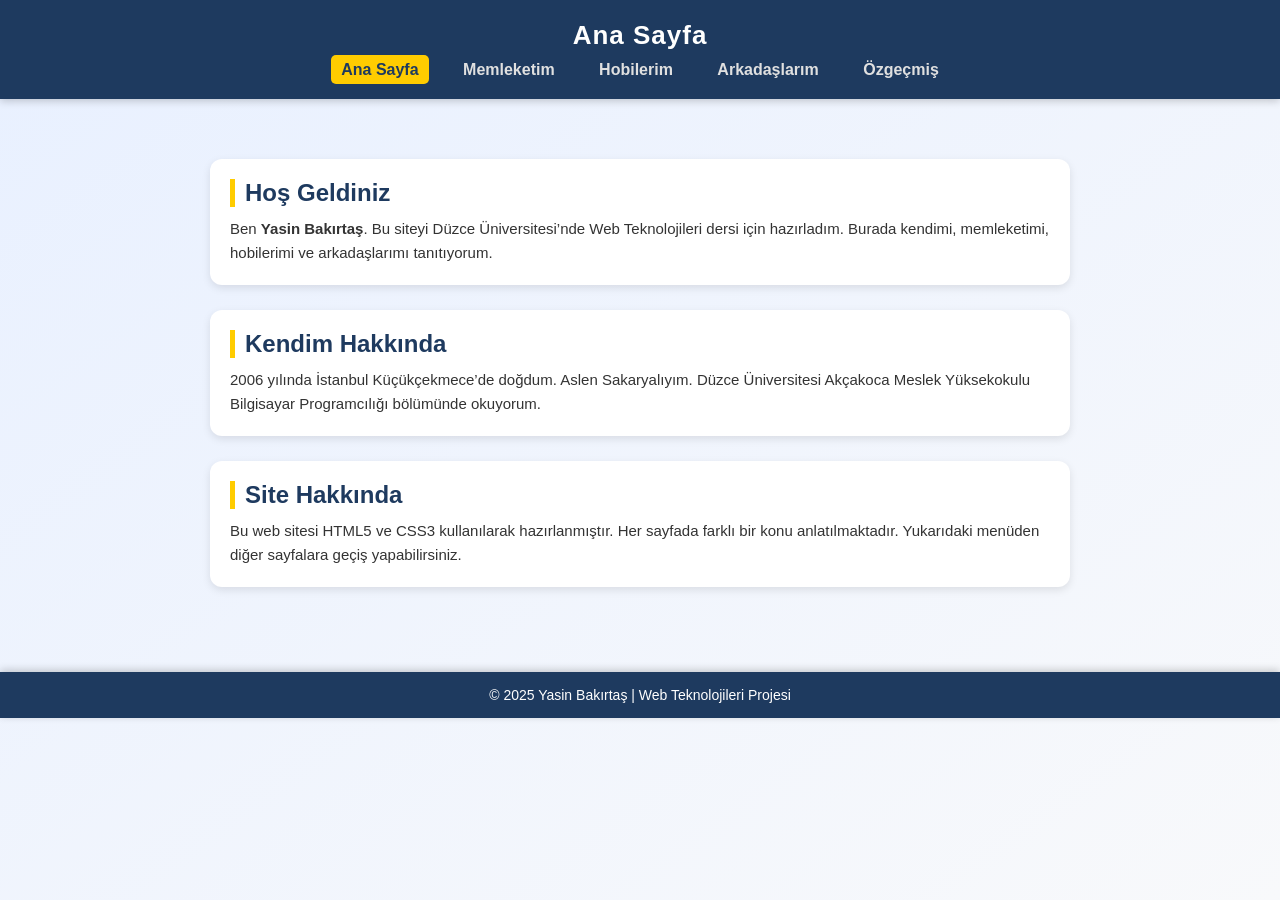
<file: index.html>
<!DOCTYPE html>
<html lang="tr">
<head>
    <meta charset="UTF-8">
    <meta name="viewport" content="width=device-width, initial-scale=1.0">
    <title>Ana Sayfa</title>
    <link rel="stylesheet" href="style.css">
</head>
<body>
    <header>
        <h1>Ana Sayfa</h1>
        <nav>
            <ul>
                <li><a href="index.html" class="active">Ana Sayfa</a></li>
                <li><a href="memleket.html">Memleketim</a></li>
                <li><a href="hobi.html">Hobilerim</a></li>
                <li><a href="arkadas.html">Arkadaşlarım</a></li>
                <li><a href="ozgecmis.html">Özgeçmiş</a></li>
            </ul>
        </nav>
    </header>

    <main>
        <section>
            <h2>Hoş Geldiniz</h2>
            <p>Ben <strong>Yasin Bakırtaş</strong>. Bu siteyi Düzce Üniversitesi’nde Web Teknolojileri dersi için hazırladım. 
               Burada kendimi, memleketimi, hobilerimi ve arkadaşlarımı tanıtıyorum.</p>
        </section>

        <section>
            <h2>Kendim Hakkında</h2>
            <p>2006 yılında İstanbul Küçükçekmece’de doğdum. Aslen Sakaryalıyım. 
               Düzce Üniversitesi Akçakoca Meslek Yüksekokulu Bilgisayar Programcılığı bölümünde okuyorum. </p>
        </section>

        <section>
            <h2>Site Hakkında</h2>
            <p>Bu web sitesi HTML5 ve CSS3 kullanılarak hazırlanmıştır. 
               Her sayfada farklı bir konu anlatılmaktadır. 
               Yukarıdaki menüden diğer sayfalara geçiş yapabilirsiniz.</p>
        </section>
    </main>

    <footer>
        <p>© 2025 Yasin Bakırtaş | Web Teknolojileri Projesi</p>
    </footer>
</body>
</html>
</file>
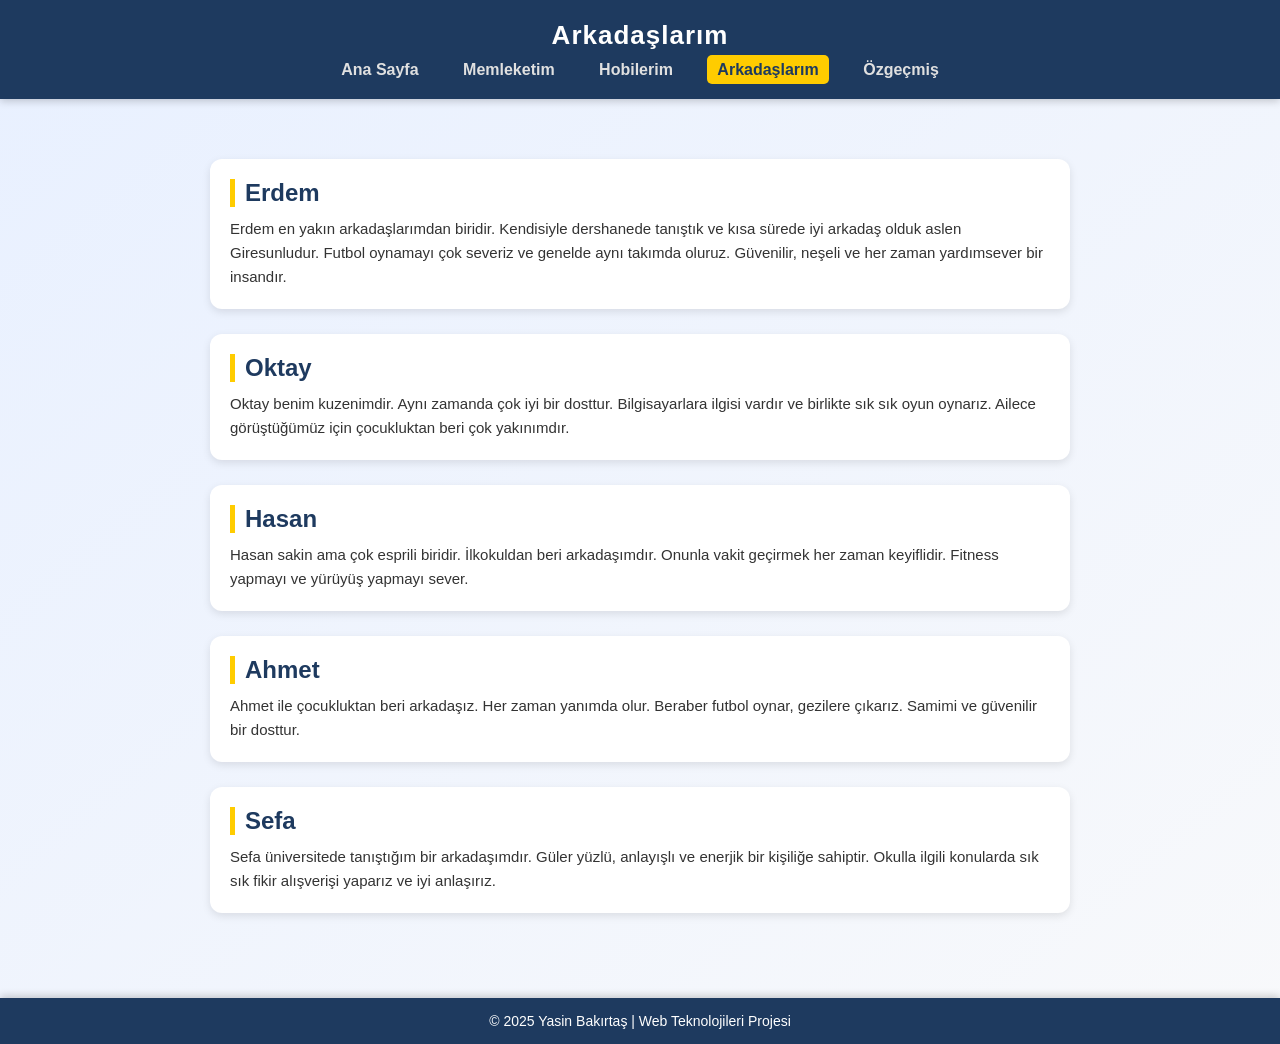
<file: arkadas.html>
<!DOCTYPE html>
<html lang="tr">
<head>
    <meta charset="UTF-8">
    <meta name="viewport" content="width=device-width, initial-scale=1.0">
    <title>Arkadaşlarım</title>
    <link rel="stylesheet" href="style.css">
</head>
<body>
    <header>
        <h1>Arkadaşlarım</h1>
        <nav>
            <ul>
                <li><a href="index.html">Ana Sayfa</a></li>
                <li><a href="memleket.html">Memleketim</a></li>
                <li><a href="hobi.html">Hobilerim</a></li>
                <li><a href="arkadas.html" class="active">Arkadaşlarım</a></li>
                <li><a href="ozgecmis.html">Özgeçmiş</a></li>
            </ul>
        </nav>
    </header>

    <main>
        <section>
            <h2>Erdem</h2>
            <p>Erdem en yakın arkadaşlarımdan biridir. Kendisiyle dershanede tanıştık ve kısa sürede iyi arkadaş olduk aslen Giresunludur. Futbol oynamayı çok severiz ve genelde aynı takımda oluruz. 
               Güvenilir, neşeli ve her zaman yardımsever bir insandır.</p>
        </section>

        <section>
            <h2>Oktay</h2>
            <p>Oktay benim kuzenimdir. Aynı zamanda çok iyi bir dosttur. 
               Bilgisayarlara ilgisi vardır ve birlikte sık sık oyun oynarız. 
               Ailece görüştüğümüz için çocukluktan beri çok yakınımdır.</p>
        </section>

        <section>
            <h2>Hasan</h2>
            <p>Hasan sakin ama çok esprili biridir. İlkokuldan beri arkadaşımdır. Onunla vakit geçirmek her zaman keyiflidir. 
               Fitness yapmayı ve yürüyüş yapmayı sever.</p>
        </section>

        <section>
            <h2>Ahmet</h2>
            <p>Ahmet ile çocukluktan beri arkadaşız. Her zaman yanımda olur. 
               Beraber futbol oynar, gezilere çıkarız. Samimi ve güvenilir bir dosttur.</p>
        </section>

        <section>
            <h2>Sefa</h2>
            <p>Sefa üniversitede tanıştığım bir arkadaşımdır. 
               Güler yüzlü, anlayışlı ve enerjik bir kişiliğe sahiptir. 
               Okulla ilgili konularda sık sık fikir alışverişi yaparız ve iyi anlaşırız.</p>
        </section>
    </main>

    <footer>
        <p>© 2025 Yasin Bakırtaş | Web Teknolojileri Projesi</p>
    </footer>
</body>
</html>
</file>
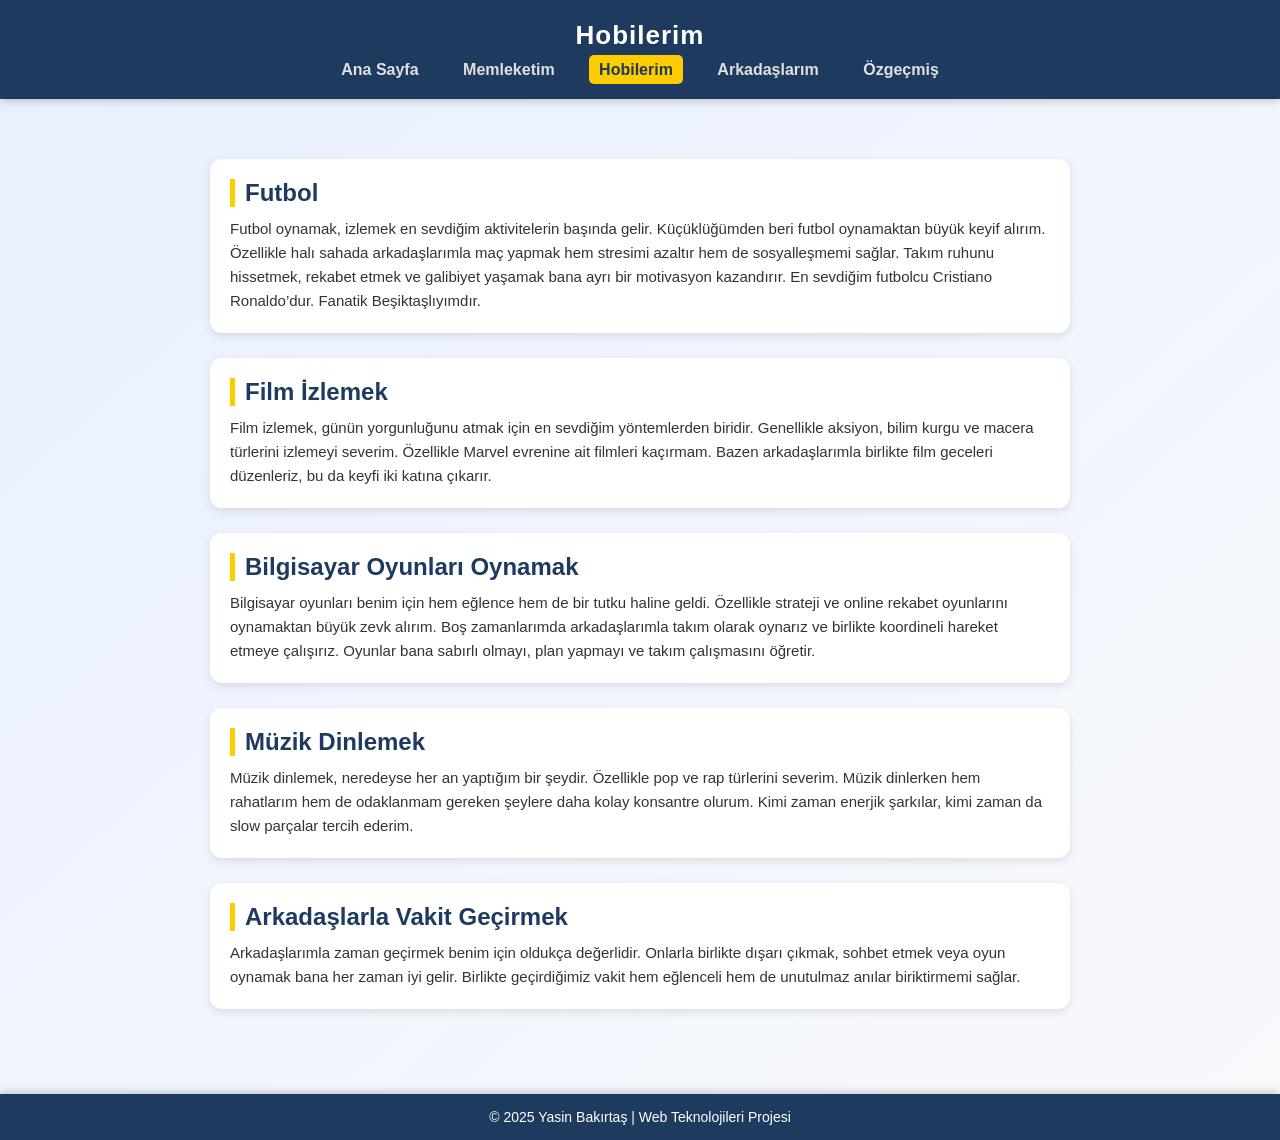
<file: hobi.html>
<!DOCTYPE html>
<html lang="tr">
<head>
    <meta charset="UTF-8">
    <meta name="viewport" content="width=device-width, initial-scale=1.0">
    <title>Hobilerim</title>
    <link rel="stylesheet" href="style.css">
</head>
<body>
    <header>
        <h1>Hobilerim</h1>
        <nav>
            <ul>
                <li><a href="index.html">Ana Sayfa</a></li>
                <li><a href="memleket.html">Memleketim</a></li>
                <li><a href="hobi.html" class="active">Hobilerim</a></li>
                <li><a href="arkadas.html">Arkadaşlarım</a></li>
                <li><a href="ozgecmis.html">Özgeçmiş</a></li>
            </ul>
        </nav>
    </header>

    <main>
        <section>
            <h2>Futbol</h2>
            <p>Futbol oynamak, izlemek en sevdiğim aktivitelerin başında gelir. Küçüklüğümden beri futbol oynamaktan büyük keyif alırım. 
               Özellikle halı sahada arkadaşlarımla maç yapmak hem stresimi azaltır hem de sosyalleşmemi sağlar. 
               Takım ruhunu hissetmek, rekabet etmek ve galibiyet yaşamak bana ayrı bir motivasyon kazandırır. 
               En sevdiğim futbolcu Cristiano Ronaldo’dur. Fanatik Beşiktaşlıyımdır.</p>
        </section>

        <section>
            <h2>Film İzlemek</h2>
            <p>Film izlemek, günün yorgunluğunu atmak için en sevdiğim yöntemlerden biridir. 
               Genellikle aksiyon, bilim kurgu ve macera türlerini izlemeyi severim. 
               Özellikle Marvel evrenine ait filmleri kaçırmam. 
               Bazen arkadaşlarımla birlikte film geceleri düzenleriz, bu da keyfi iki katına çıkarır.</p>
        </section>

        <section>
            <h2>Bilgisayar Oyunları Oynamak</h2>
            <p>Bilgisayar oyunları benim için hem eğlence hem de bir tutku haline geldi. 
               Özellikle strateji ve online rekabet oyunlarını oynamaktan büyük zevk alırım. 
               Boş zamanlarımda arkadaşlarımla takım olarak oynarız ve birlikte koordineli hareket etmeye çalışırız. 
               Oyunlar bana sabırlı olmayı, plan yapmayı ve takım çalışmasını öğretir.</p>
        </section>

        <section>
            <h2>Müzik Dinlemek</h2>
            <p>Müzik dinlemek, neredeyse her an yaptığım bir şeydir. 
               Özellikle pop ve rap türlerini severim.
               Müzik dinlerken hem rahatlarım hem de odaklanmam gereken şeylere daha kolay konsantre olurum. 
               Kimi zaman enerjik şarkılar, kimi zaman da slow parçalar tercih ederim.</p>
        </section>

        <section>
            <h2>Arkadaşlarla Vakit Geçirmek</h2>
            <p>Arkadaşlarımla zaman geçirmek benim için oldukça değerlidir. 
               Onlarla birlikte dışarı çıkmak, sohbet etmek veya oyun oynamak bana her zaman iyi gelir. 
               Birlikte geçirdiğimiz vakit hem eğlenceli hem de unutulmaz anılar biriktirmemi sağlar.</p>
        </section>
    </main>

    <footer>
        <p>© 2025 Yasin Bakırtaş | Web Teknolojileri Projesi</p>
    </footer>
</body>
</html>
</file>
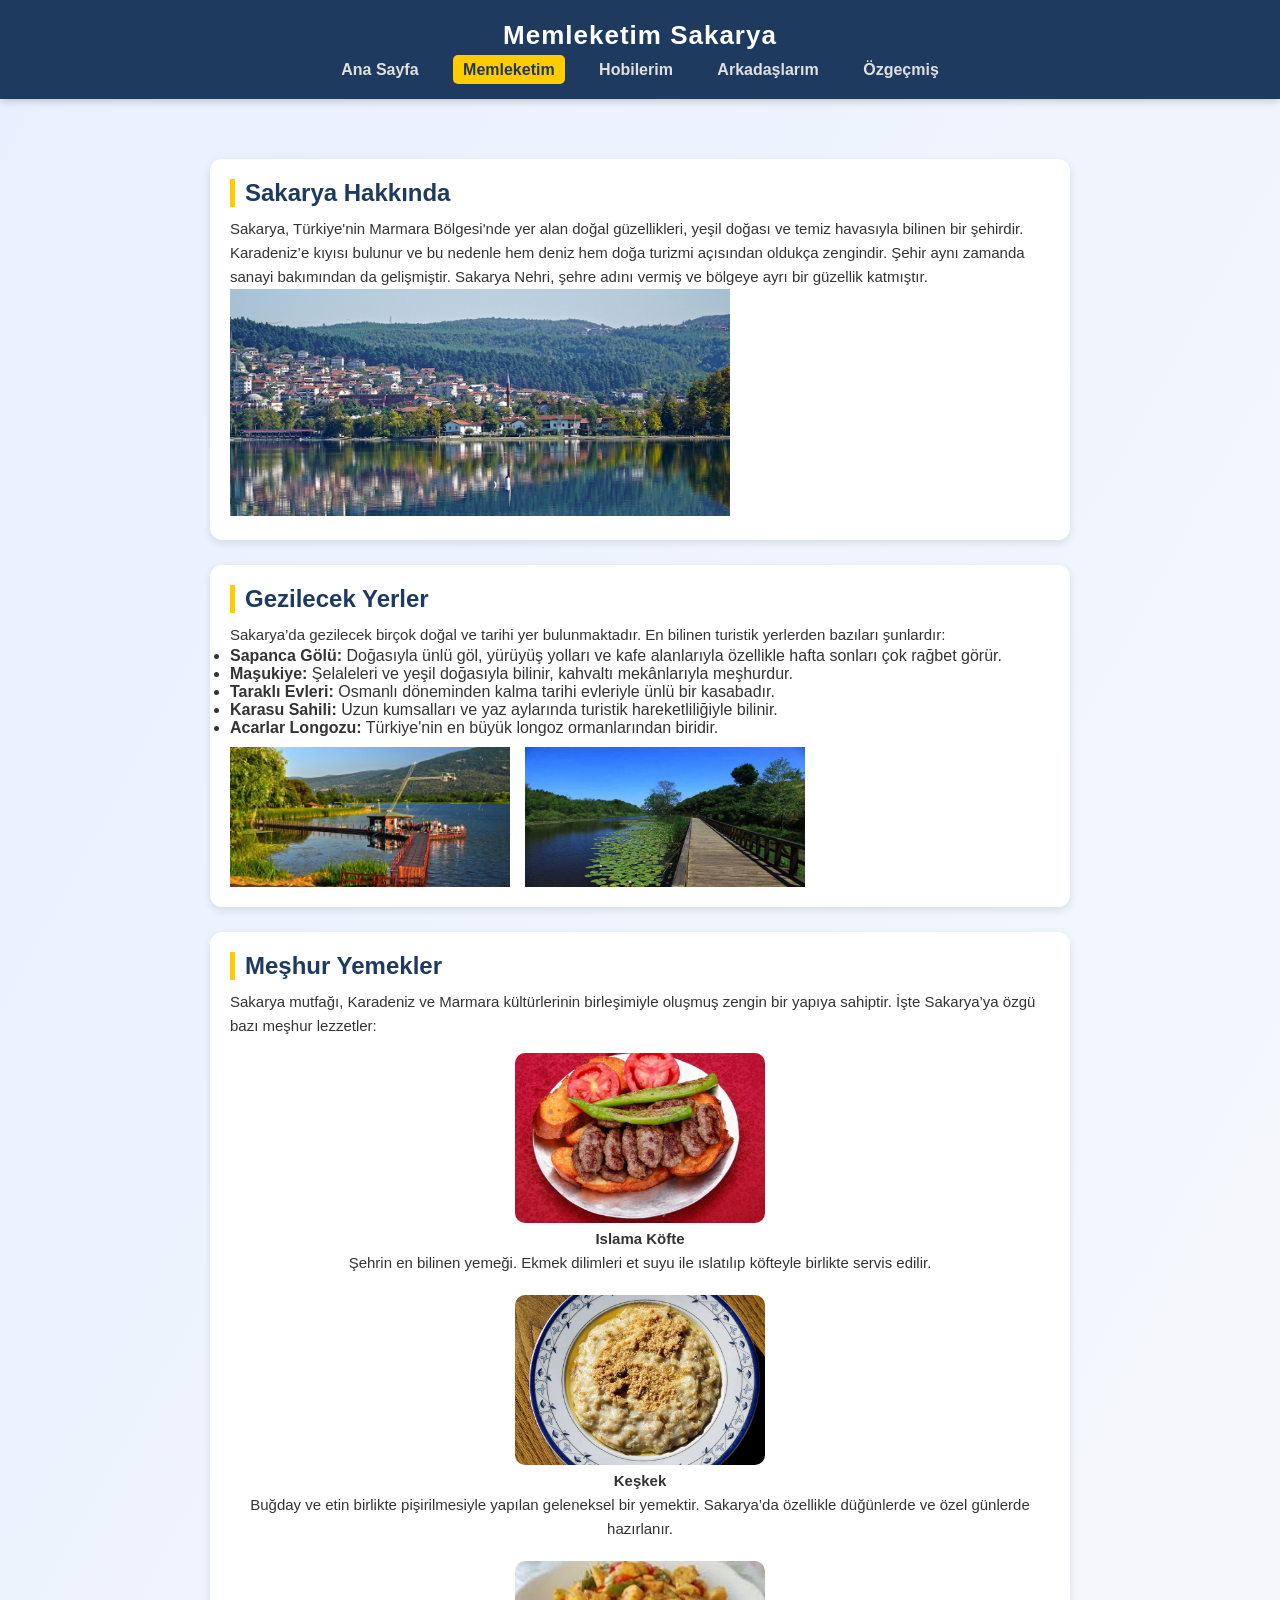
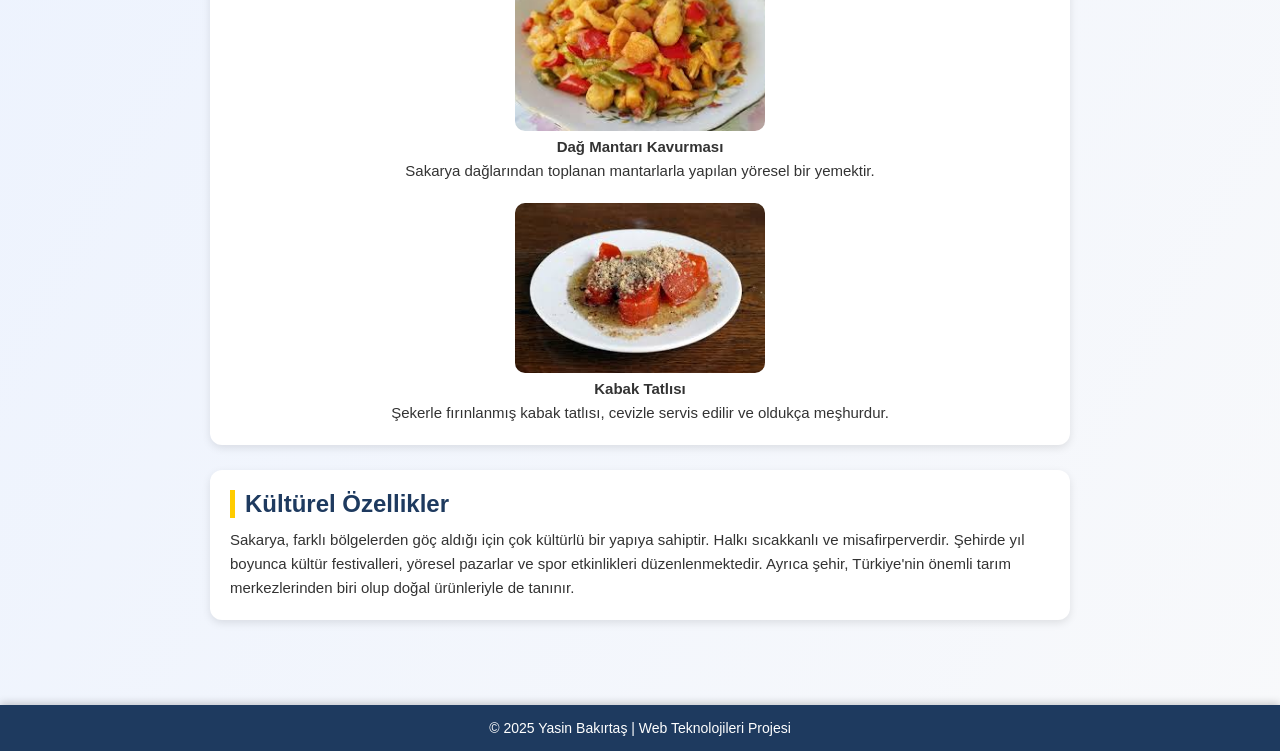
<file: memleket.html>
<!DOCTYPE html>
<html lang="tr">
<head>
    <meta charset="UTF-8">
    <meta name="viewport" content="width=device-width, initial-scale=1.0">
    <title>Memleketim - Sakarya</title>
    <link rel="stylesheet" href="style.css">
</head>
<body>
    <header>
        <h1>Memleketim Sakarya</h1>
        <nav>
            <ul>
                <li><a href="index.html">Ana Sayfa</a></li>
                <li><a href="memleket.html" class="active">Memleketim</a></li>
                <li><a href="hobi.html">Hobilerim</a></li>
                <li><a href="arkadas.html">Arkadaşlarım</a></li>
                <li><a href="ozgecmis.html">Özgeçmiş</a></li>
            </ul>
        </nav>
    </header>

    <main>
        <section>
            <h2>Sakarya Hakkında</h2>
            <p>Sakarya, Türkiye'nin Marmara Bölgesi'nde yer alan doğal güzellikleri, yeşil doğası ve temiz havasıyla bilinen bir şehirdir. 
               Karadeniz’e kıyısı bulunur ve bu nedenle hem deniz hem doğa turizmi açısından oldukça zengindir. 
               Şehir aynı zamanda sanayi bakımından da gelişmiştir. 
               Sakarya Nehri, şehre adını vermiş ve bölgeye ayrı bir güzellik katmıştır.</p>
            <img src="images/sakarya.jpg" alt="Sakarya manzarası" width="500">
        </section>

        <section>
            <h2>Gezilecek Yerler</h2>
            <p>Sakarya’da gezilecek birçok doğal ve tarihi yer bulunmaktadır. 
               En bilinen turistik yerlerden bazıları şunlardır:</p>
            <ul>
                <li><strong>Sapanca Gölü:</strong> Doğasıyla ünlü göl, yürüyüş yolları ve kafe alanlarıyla özellikle hafta sonları çok rağbet görür.</li>
                <li><strong>Maşukiye:</strong> Şelaleleri ve yeşil doğasıyla bilinir, kahvaltı mekânlarıyla meşhurdur.</li>
                <li><strong>Taraklı Evleri:</strong> Osmanlı döneminden kalma tarihi evleriyle ünlü bir kasabadır.</li>
                <li><strong>Karasu Sahili:</strong> Uzun kumsalları ve yaz aylarında turistik hareketliliğiyle bilinir.</li>
                <li><strong>Acarlar Longozu:</strong> Türkiye'nin en büyük longoz ormanlarından biridir.</li>
            </ul>
            <div style="display:flex;flex-wrap:wrap;gap:15px;margin-top:10px;">
                <img src="images/sapanca.jpg" alt="Sapanca Gölü" width="280">
                <img src="images/acarlar.jpg" alt="Acarlar Longozu" width="280">
            </div>
        </section>

<section>
    <h2>Meşhur Yemekler</h2>
    <p>Sakarya mutfağı, Karadeniz ve Marmara kültürlerinin birleşimiyle oluşmuş zengin bir yapıya sahiptir. 
       İşte Sakarya’ya özgü bazı meşhur lezzetler:</p>

    <div style="display:flex;flex-wrap:wrap;gap:20px;justify-content:center;margin-top:15px;">
        <div style="text-align:center;">
            <img src="images/islama-kofte.jpg" alt="Islama Köfte" width="250" height="170" style="object-fit:cover;border-radius:10px;">
            <p><strong>Islama Köfte</strong><br>Şehrin en bilinen yemeği. Ekmek dilimleri et suyu ile ıslatılıp köfteyle birlikte servis edilir.</p>
        </div>
        <div style="text-align:center;">
            <img src="images/keskek.jpg" alt="Keşkek" width="250" height="170" style="object-fit:cover;border-radius:10px;">
            <p><strong>Keşkek</strong><br>Buğday ve etin birlikte pişirilmesiyle yapılan geleneksel bir yemektir. 
            Sakarya’da özellikle düğünlerde ve özel günlerde hazırlanır.</p>
        </div>
        <div style="text-align:center;">
            <img src="images/mantar-kavurma.jpg" alt="Dağ Mantarı Kavurması" width="250" height="170" style="object-fit:cover;border-radius:10px;">
            <p><strong>Dağ Mantarı Kavurması</strong><br>Sakarya dağlarından toplanan mantarlarla yapılan yöresel bir yemektir.</p>
        </div>
        <div style="text-align:center;">
            <img src="images/kabak-tatlisi.jpg" alt="Kabak Tatlısı" width="250" height="170" style="object-fit:cover;border-radius:10px;">
            <p><strong>Kabak Tatlısı</strong><br>Şekerle fırınlanmış kabak tatlısı, cevizle servis edilir ve oldukça meşhurdur.</p>
        </div>
    </div>
</section>

        <section>
            <h2>Kültürel Özellikler</h2>
            <p>Sakarya, farklı bölgelerden göç aldığı için çok kültürlü bir yapıya sahiptir. 
               Halkı sıcakkanlı ve misafirperverdir. 
               Şehirde yıl boyunca kültür festivalleri, yöresel pazarlar ve spor etkinlikleri düzenlenmektedir. 
               Ayrıca şehir, Türkiye'nin önemli tarım merkezlerinden biri olup doğal ürünleriyle de tanınır.</p>
        </section>
    </main>

    <footer>
        <p>© 2025 Yasin Bakırtaş | Web Teknolojileri Projesi</p>
    </footer>
</body>
</html>
</file>
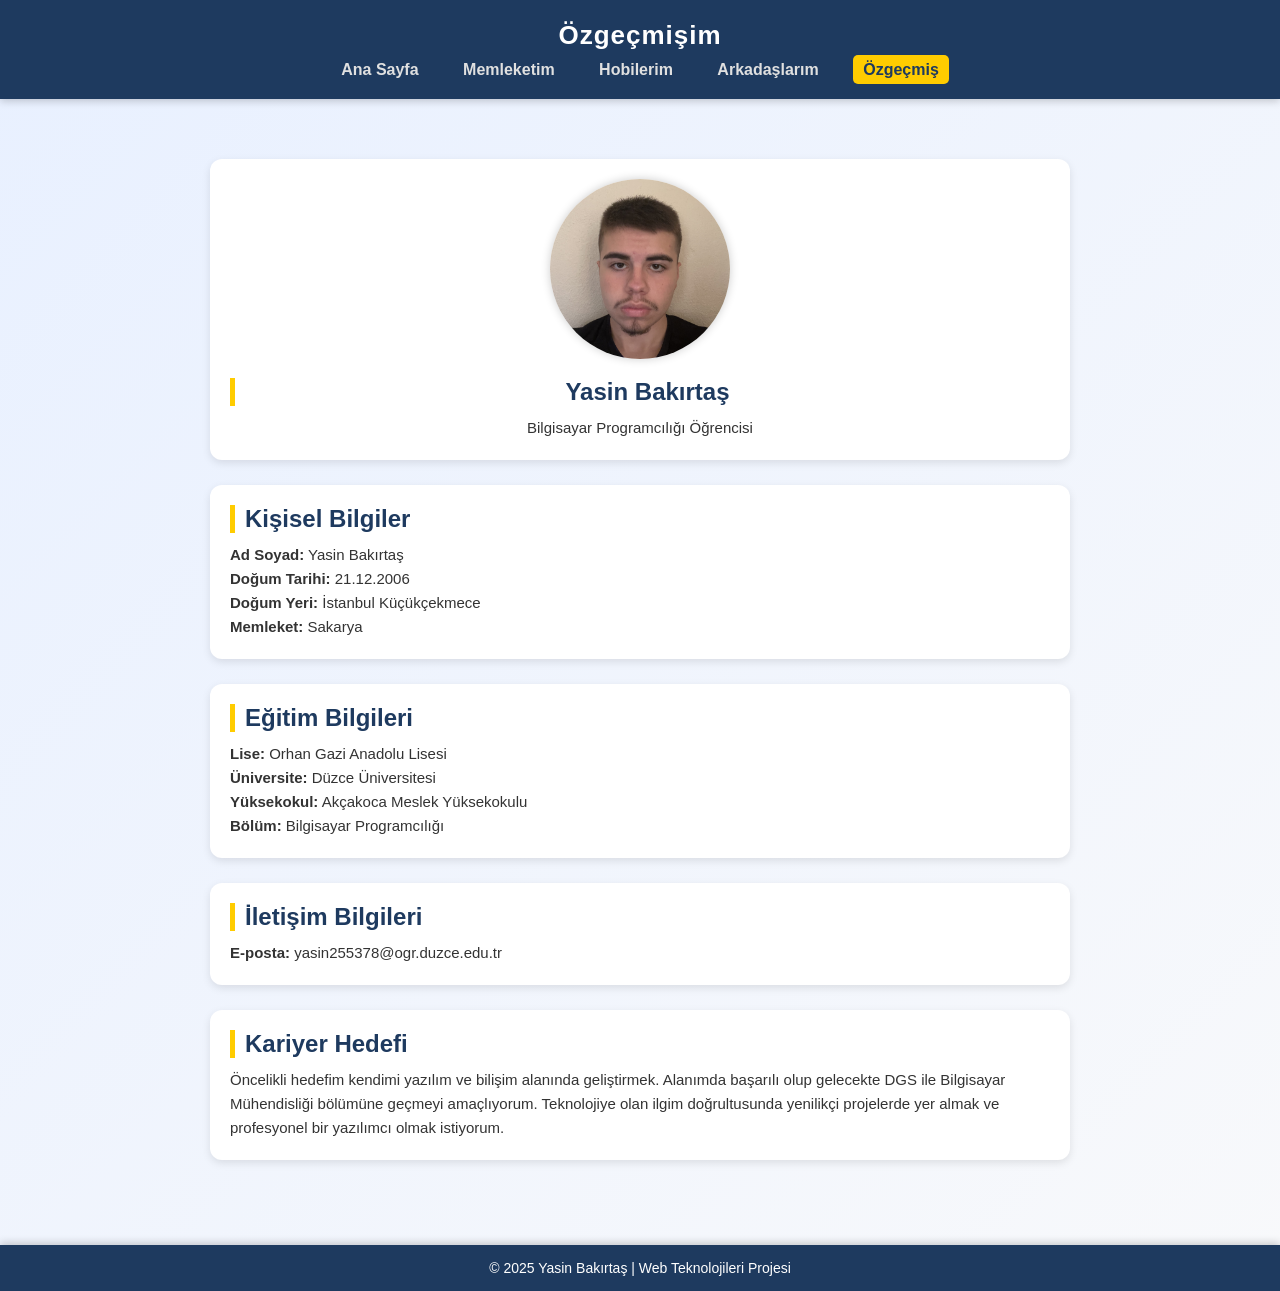
<file: ozgecmis.html>
<!DOCTYPE html>
<html lang="tr">
<head>
    <meta charset="UTF-8">
    <meta name="viewport" content="width=device-width, initial-scale=1.0">
    <title>Özgeçmiş</title>
    <link rel="stylesheet" href="style.css">
</head>
<body>
    <header>
        <h1>Özgeçmişim</h1>
        <nav>
            <ul>
                <li><a href="index.html">Ana Sayfa</a></li>
                <li><a href="memleket.html">Memleketim</a></li>
                <li><a href="hobi.html">Hobilerim</a></li>
                <li><a href="arkadas.html">Arkadaşlarım</a></li>
                <li><a href="ozgecmis.html" class="active">Özgeçmiş</a></li>
            </ul>
        </nav>
    </header>

    <main>
        <section style="text-align: center;">
            <img src="images/yasin.jpeg" style="width:180px;height:180px;border-radius:50%;object-fit:cover;box-shadow:0 0 10px rgba(0,0,0,0.2);margin-bottom:15px;">
            <h2>Yasin Bakırtaş</h2>
            <p>Bilgisayar Programcılığı Öğrencisi</p>
        </section>

        <section>
            <h2>Kişisel Bilgiler</h2>
            <p><strong>Ad Soyad:</strong> Yasin Bakırtaş</p>
            <p><strong>Doğum Tarihi:</strong> 21.12.2006</p>
            <p><strong>Doğum Yeri:</strong> İstanbul Küçükçekmece</p>
            <p><strong>Memleket:</strong> Sakarya</p>
        </section>

        <section>
            <h2>Eğitim Bilgileri</h2>
            <p><strong>Lise:</strong> Orhan Gazi Anadolu Lisesi</p>
            <p><strong>Üniversite:</strong> Düzce Üniversitesi</p>
            <p><strong>Yüksekokul:</strong> Akçakoca Meslek Yüksekokulu</p>
            <p><strong>Bölüm:</strong> Bilgisayar Programcılığı</p>
        </section>

        <section>
          <h2>İletişim Bilgileri</h2>
           <p><strong>E-posta:</strong> yasin255378@ogr.duzce.edu.tr</p>
       </section>

        <section>
            <h2>Kariyer Hedefi</h2>
            <p>Öncelikli hedefim kendimi yazılım ve bilişim alanında geliştirmek. 
               Alanımda başarılı olup gelecekte DGS ile Bilgisayar Mühendisliği bölümüne geçmeyi amaçlıyorum. 
               Teknolojiye olan ilgim doğrultusunda yenilikçi projelerde yer almak ve profesyonel bir yazılımcı olmak istiyorum.</p>
        </section>
    </main>

    <footer>
        <p>© 2025 Yasin Bakırtaş | Web Teknolojileri Projesi</p>
    </footer>
</body>
</html>
</file>
<file: style.css>
* {
    margin: 0;
    padding: 0;
    box-sizing: border-box;
}

body {
    font-family: "Segoe UI", Arial, sans-serif;
    background: linear-gradient(to bottom right, #e8f0ff, #f8f9fb);
    color: #333;
    min-height: 100vh;
}

header {
    background-color: #1e3a5f;
    color: white;
    text-align: center;
    padding: 20px 0;
    position: sticky;
    top: 0;
    z-index: 100;
    box-shadow: 0 2px 8px rgba(0, 0, 0, 0.2);
}

header h1 {
    font-size: 26px;
    margin-bottom: 10px;
    letter-spacing: 1px;
}

nav ul {
    list-style: none;
    padding: 0;
}

nav ul li {
    display: inline-block;
    margin: 0 10px;
}

nav ul li a {
    color: #e0e0e0;
    text-decoration: none;
    font-weight: 600;
    transition: all 0.3s ease;
    padding: 6px 10px;
    border-radius: 5px;
}

nav ul li a:hover,
nav ul li a.active {
    background-color: #ffcc00;
    color: #1e3a5f;
}

main {
    max-width: 900px;
    margin: 40px auto;
    padding: 20px;
}

section {
    background-color: white;
    margin-bottom: 25px;
    padding: 20px;
    border-radius: 12px;
    box-shadow: 0 3px 8px rgba(0, 0, 0, 0.1);
    transition: transform 0.2s ease;
}

section:hover {
    transform: scale(1.01);
}

section h2 {
    color: #1e3a5f;
    margin-bottom: 10px;
    border-left: 5px solid #ffcc00;
    padding-left: 10px;
}

section p {
    line-height: 1.6;
    font-size: 15px;
}

footer {
    text-align: center;
    background-color: #1e3a5f;
    color: white;
    padding: 15px 0;
    margin-top: 40px;
    font-size: 14px;
    box-shadow: 0 -2px 8px rgba(0, 0, 0, 0.2);
}

@media (max-width: 600px) {
    nav ul li {
        display: block;
        margin: 8px 0;
    }
    main {
        width: 95%;
        padding: 10px;
    }
}
</file>
